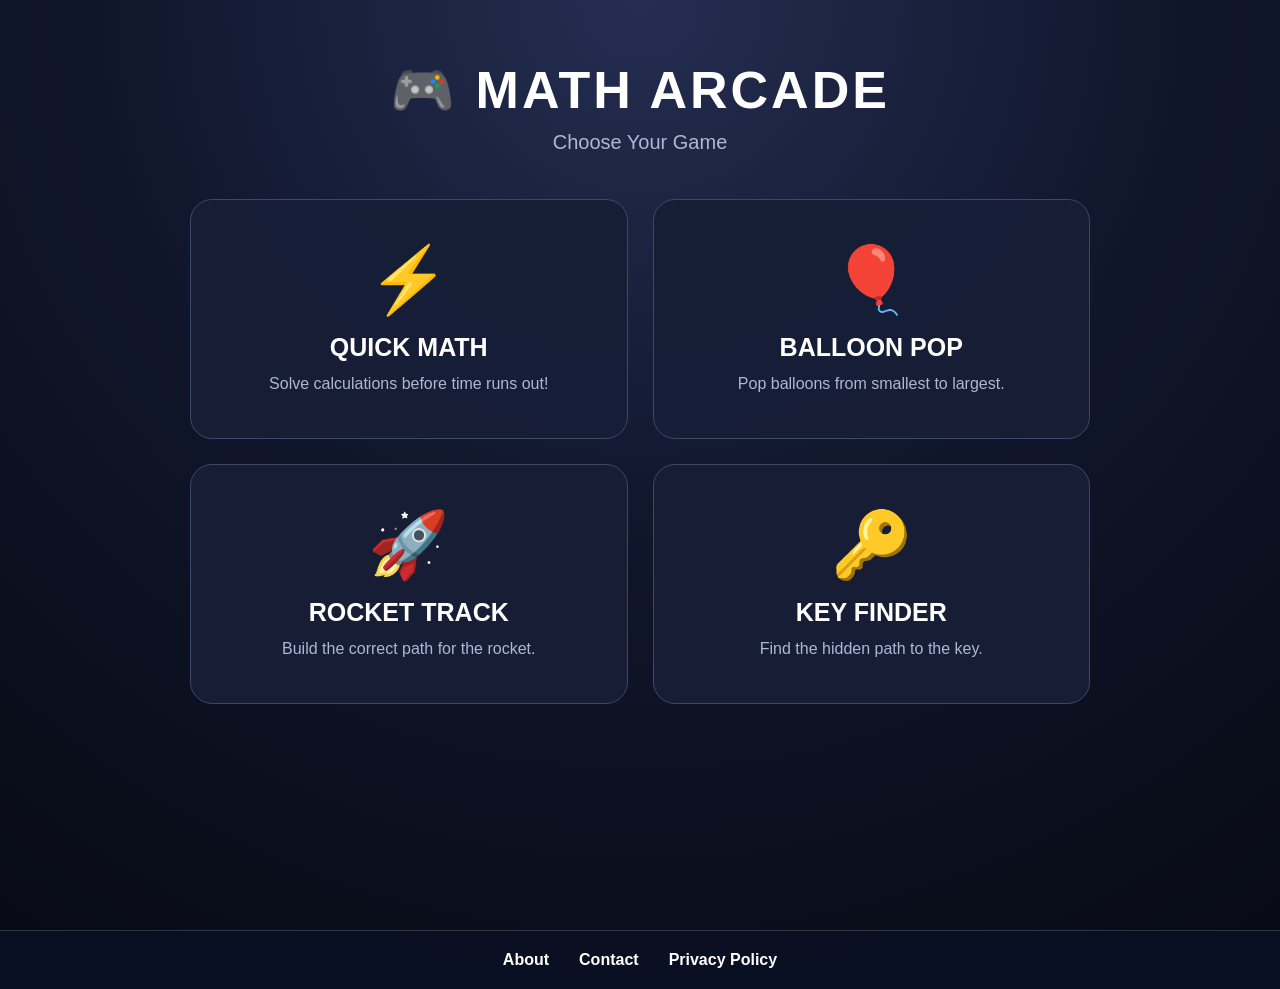
<file: index.html>
<!DOCTYPE html>
<html lang="en">

<head>

    <meta charset="UTF-8">

    <meta
        name="viewport"
        content="width=device-width, initial-scale=1.0"
    >

    <title>Math Arcade</title>

    <link
        rel="stylesheet"
        href="style.css"
    >

</head>


<body>


    <!-- =================================================
         MAIN MENU
    ================================================= -->

    <div
        id="menuScreen"
        class="screen"
    >

        <h1>🎮 MATH ARCADE</h1>

        <p class="subtitle">
            Choose Your Game
        </p>


        <div class="game-grid">


            <!-- QUICK MATH -->

            <div
                class="game-card"
                onclick="startGame('quick')"
            >

                <div class="game-icon">
                    ⚡
                </div>

                <h2>
                    QUICK MATH
                </h2>

                <p>
                    Solve calculations before time runs out!
                </p>

            </div>


            <!-- BALLOON -->

            <div
                class="game-card"
                onclick="startGame('balloon')"
            >

                <div class="game-icon">
                    🎈
                </div>

                <h2>
                    BALLOON POP
                </h2>

                <p>
                    Pop balloons from smallest to largest.
                </p>

            </div>


            <!-- ROCKET -->

            <div
                class="game-card"
                onclick="startGame('rocket')"
            >

                <div class="game-icon">
                    🚀
                </div>

                <h2>
                    ROCKET TRACK
                </h2>

                <p>
                    Build the correct path for the rocket.
                </p>

            </div>


            <!-- KEY FINDER -->

            <div
                class="game-card"
                onclick="startGame('key')"
            >

                <div class="game-icon">
                    🔑
                </div>

                <h2>
                    KEY FINDER
                </h2>

                <p>
                    Find the hidden path to the key.
                </p>

            </div>


        </div>

    </div>



    <!-- =================================================
         QUICK MATH
    ================================================= -->

    <div
        id="quickScreen"
        class="screen game-screen hidden"
    >

        <div class="top-bar">

            <span id="quickScore">
                SCORE: 0
            </span>

            <span id="quickTimer">
                TIME: 10
            </span>

        </div>


        <h1>
            ⚡ QUICK MATH
        </h1>


        <div
            id="question"
            class="question"
        >
            5 × 5 = ?
        </div>


        <div
            id="answers"
            class="answer-grid"
        ></div>


        <div id="quickMessage"></div>


        <button
            class="menu-btn"
            onclick="showMenu()"
        >
            🏠 MAIN MENU
        </button>

    </div>



    <!-- =================================================
         BALLOON POP
    ================================================= -->

    <div
        id="balloonScreen"
        class="screen game-screen hidden"
    >

        <div class="top-bar">

            <span id="balloonScore">
                SCORE: 0
            </span>

            <span id="balloonLevel">
                LEVEL: 1
            </span>

            <span id="balloonTimer">
                TIME: 10
            </span>

        </div>


        <h1>
            🎈 BALLOON POP
        </h1>


        <p class="instruction">
            POP THE BALLOONS FROM SMALLEST → LARGEST
        </p>


        <div id="balloonArea"></div>


        <div id="balloonMessage"></div>


        <button
            class="menu-btn"
            onclick="showMenu()"
        >
            🏠 MAIN MENU
        </button>

    </div>



    <!-- =================================================
         ROCKET TRACK
    ================================================= -->

    <div
        id="rocketScreen"
        class="screen game-screen hidden"
    >

        <div class="top-bar">

            <span id="rocketScore">
                SCORE: 0
            </span>

            <span id="rocketLevel">
                LEVEL: 1
            </span>

            <span id="rocketTimer">
                TIME: 120
            </span>

        </div>


        <h1>
            🚀 ROCKET TRACK
        </h1>


        <p class="instruction">
            ROTATE THE TRACK PIECES AND BUILD A PATH
            FROM START → END
        </p>


        <div id="rocketArea">

            <div id="rocketGrid"></div>

        </div>


        <div id="rocketMessage"></div>


        <button
            id="rocketStartButton"
            class="start-btn"
            onclick="startRocket()"
        >
            🚀 START ROCKET
        </button>


        <button
            class="menu-btn"
            onclick="showMenu()"
        >
            🏠 MAIN MENU
        </button>

    </div>



    <!-- =================================================
         GAME OVER
    ================================================= -->

    <div
        id="gameOverScreen"
        class="overlay hidden"
    >

        <div class="game-over-box">

            <h1>
                💀 GAME OVER
            </h1>


            <p id="gameOverReason"></p>


            <p id="gameOverScore"></p>


            <button
                id="playAgainButton"
                class="start-btn"
                onclick="restartCurrentGame()"
            >
                🔄 PLAY AGAIN
            </button>


            <button
                class="menu-btn"
                onclick="showMenu()"
            >
                🏠 MAIN MENU
            </button>

        </div>

    </div>

    <footer>
        <a href="about.html">About</a>
        <a href="contact.html">Contact</a>
        <a href="privacy.html">Privacy Policy</a>
    </footer>

    <script src="script.js"></script>

</body>

</html>
</file>
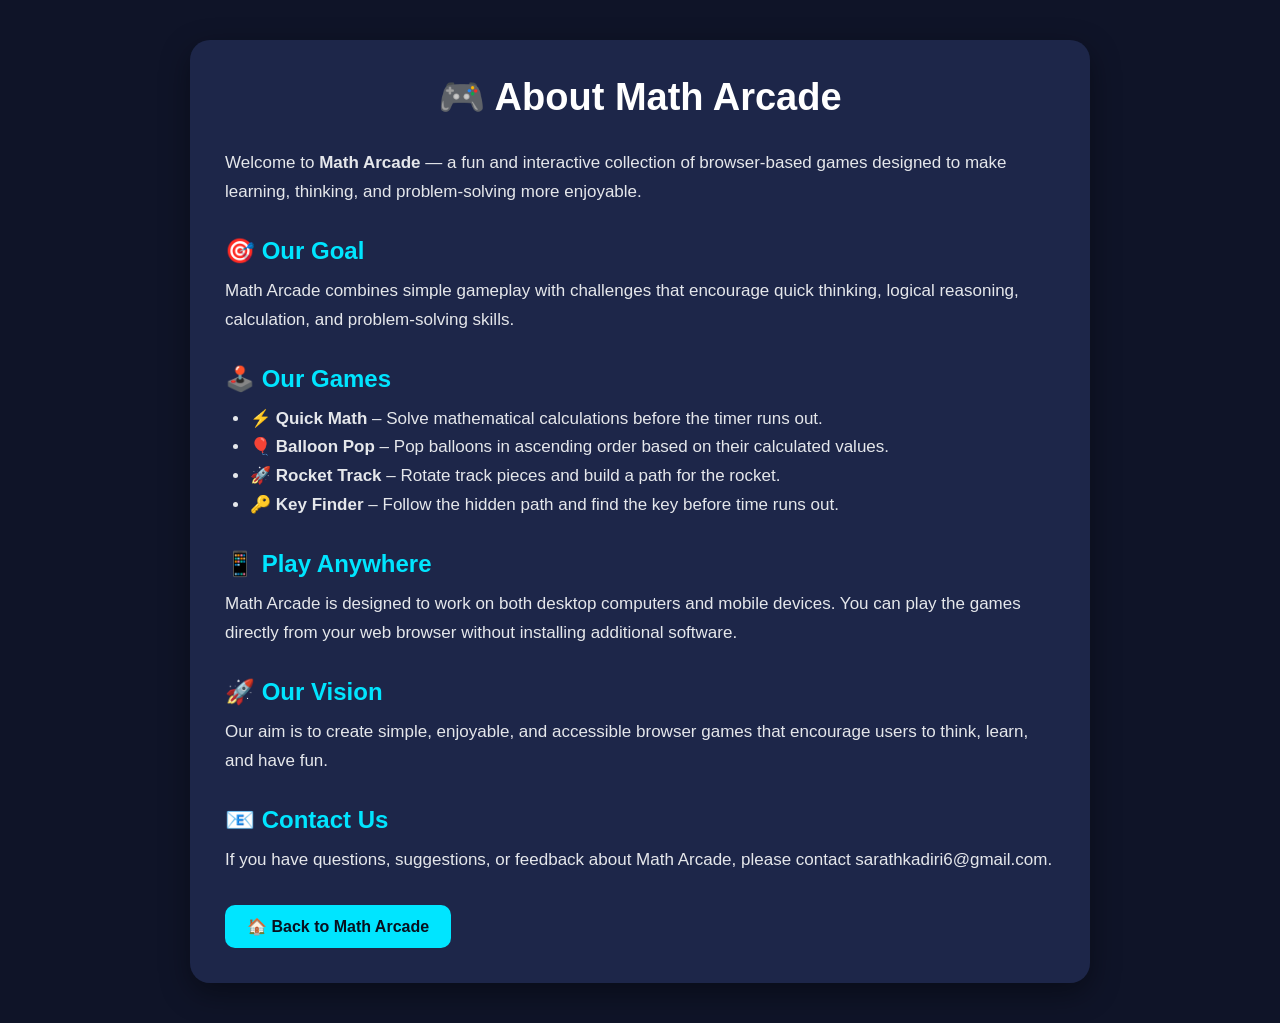
<file: about.html>
<!DOCTYPE html>
<html lang="en">

<head>
    <meta charset="UTF-8">
    <meta name="viewport" content="width=device-width, initial-scale=1.0">

    <title>About Math Arcade</title>

    <link rel="stylesheet" href="style.css">
</head>

<body>

    <div class="info-page">

        <div class="info-container">

            <h1>🎮 About Math Arcade</h1>

            <p>
                Welcome to <strong>Math Arcade</strong> — a fun and interactive
                collection of browser-based games designed to make learning,
                thinking, and problem-solving more enjoyable.
            </p>

            <h2>🎯 Our Goal</h2>

            <p>
                Math Arcade combines simple gameplay with challenges that
                encourage quick thinking, logical reasoning, calculation,
                and problem-solving skills.
            </p>

            <h2>🕹️ Our Games</h2>

            <ul>
                <li>
                    <strong>⚡ Quick Math</strong> – Solve mathematical
                    calculations before the timer runs out.
                </li>

                <li>
                    <strong>🎈 Balloon Pop</strong> – Pop balloons in
                    ascending order based on their calculated values.
                </li>

                <li>
                    <strong>🚀 Rocket Track</strong> – Rotate track pieces
                    and build a path for the rocket.
                </li>

                <li>
                    <strong>🔑 Key Finder</strong> – Follow the hidden path
                    and find the key before time runs out.
                </li>
            </ul>

            <h2>📱 Play Anywhere</h2>

            <p>
                Math Arcade is designed to work on both desktop computers
                and mobile devices. You can play the games directly from
                your web browser without installing additional software.
            </p>

            <h2>🚀 Our Vision</h2>

            <p>
                Our aim is to create simple, enjoyable, and accessible
                browser games that encourage users to think, learn, and
                have fun.
            </p>

            <h2>📧 Contact Us</h2>

            <p>
                If you have questions, suggestions, or feedback about
                Math Arcade, please contact sarathkadiri6@gmail.com.
            </p>

            <a href="index.html" class="back-home">
                🏠 Back to Math Arcade
            </a>

        </div>

    </div>

</body>

</html>
</file>
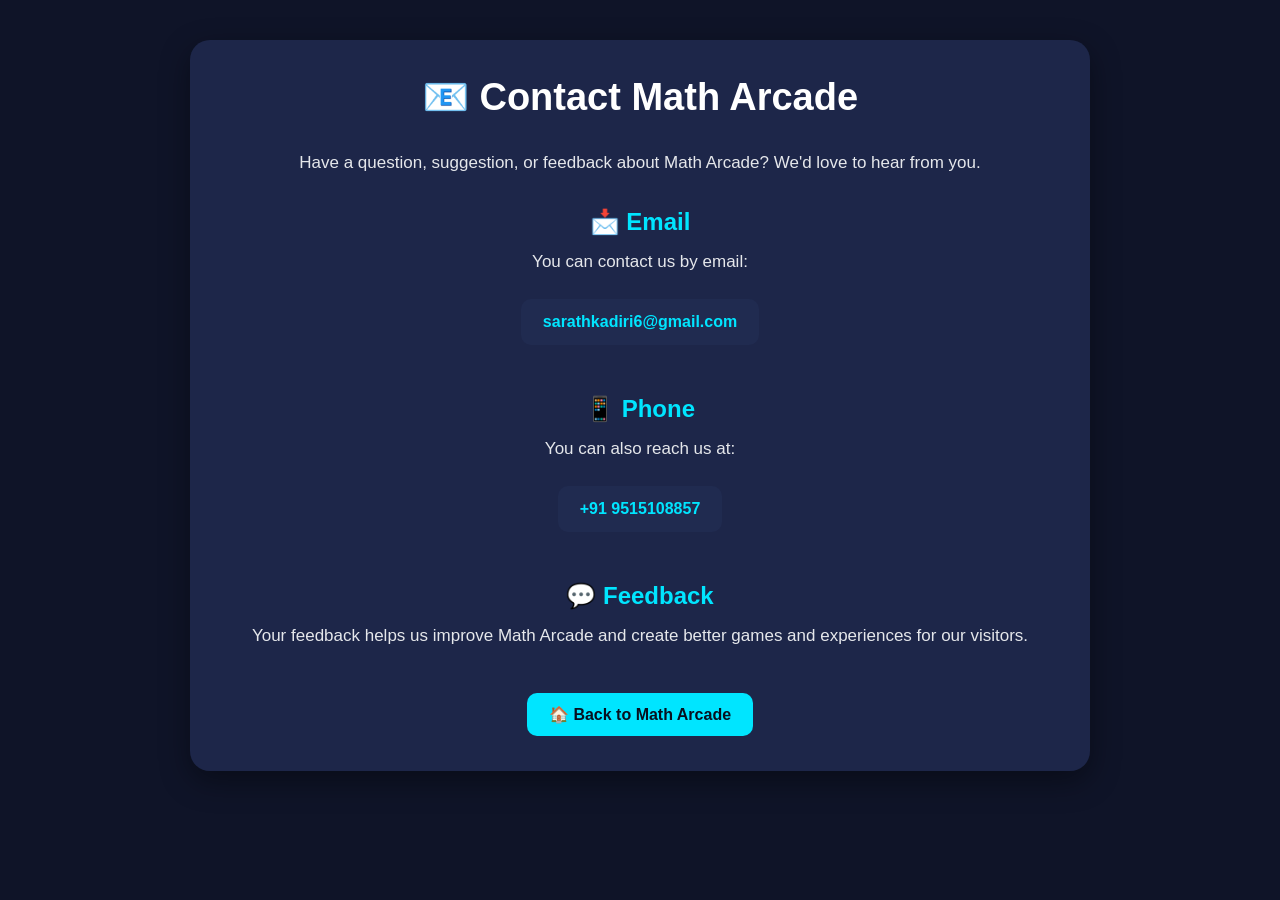
<file: contact.html>
<!DOCTYPE html>
<html lang="en">

<head>
    <meta charset="UTF-8">
    <meta name="viewport" content="width=device-width, initial-scale=1.0">

    <title>Contact - Math Arcade</title>

    <link rel="stylesheet" href="style.css">
</head>

<body>

    <div class="info-page">

        <div class="info-container contact-box">

            <h1>📧 Contact Math Arcade</h1>

            <p>
                Have a question, suggestion, or feedback about Math Arcade?
                We'd love to hear from you.
            </p>

            <h2>📩 Email</h2>

            <p>
                You can contact us by email:
            </p>

            <a href="mailto:sarathkadiri6@gmail.com" class="contact-email">
                sarathkadiri6@gmail.com
            </a>

            <h2>📱 Phone</h2>

            <p>
                You can also reach us at:
            </p>

            <a href="tel:+919515108857" class="contact-email">
                +91 9515108857
            </a>

            <h2>💬 Feedback</h2>

            <p>
                Your feedback helps us improve Math Arcade and create
                better games and experiences for our visitors.
            </p>

            <a href="index.html" class="back-home">
                🏠 Back to Math Arcade
            </a>

        </div>

    </div>

</body>

</html>
</file>
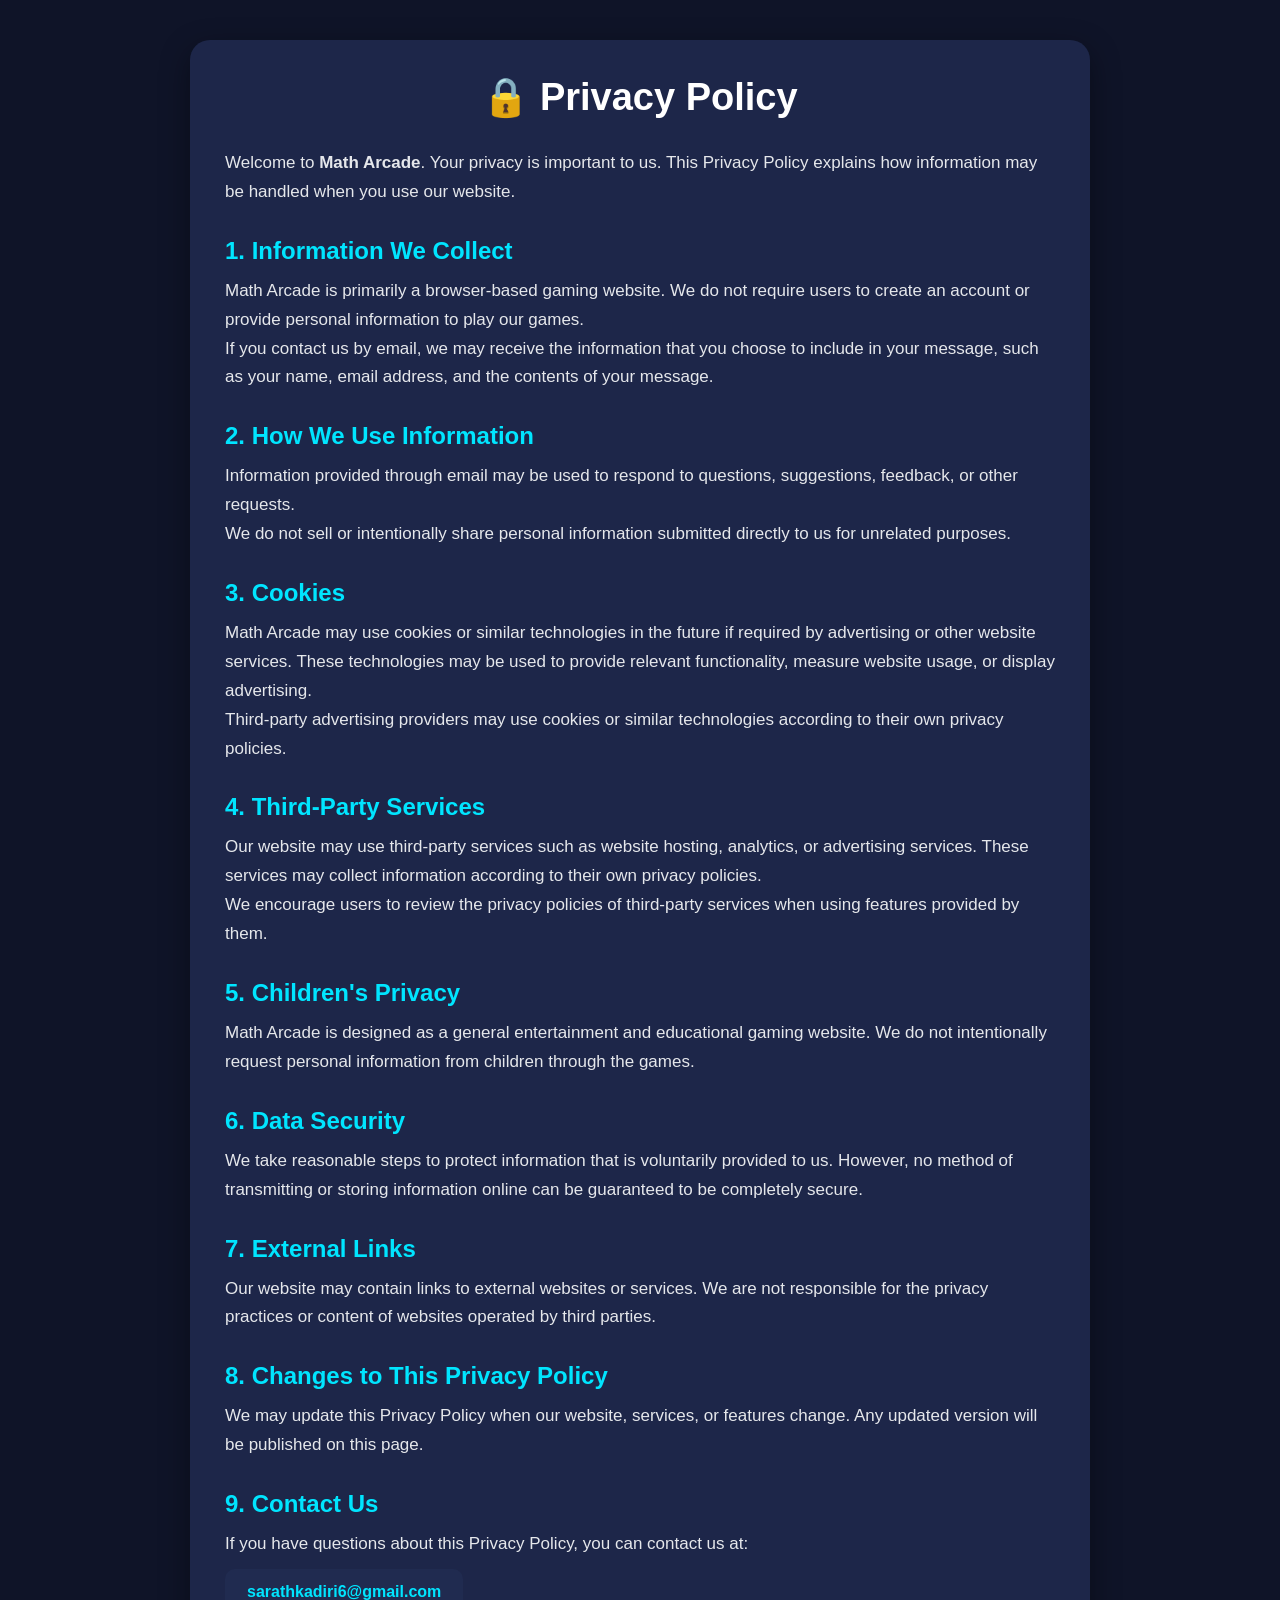
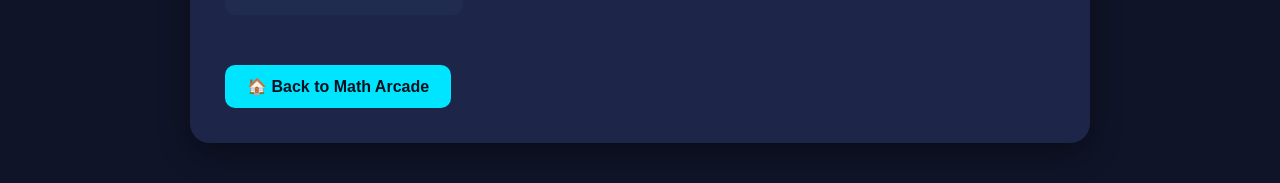
<file: privacy.html>
<!DOCTYPE html>
<html lang="en">

<head>
    <meta charset="UTF-8">
    <meta name="viewport" content="width=device-width, initial-scale=1.0">

    <title>Privacy Policy - Math Arcade</title>

    <link rel="stylesheet" href="style.css">
</head>

<body>

    <div class="info-page">

        <div class="info-container">

            <h1>🔒 Privacy Policy</h1>

            <p>
                Welcome to <strong>Math Arcade</strong>. Your privacy is
                important to us. This Privacy Policy explains how information
                may be handled when you use our website.
            </p>

            <h2>1. Information We Collect</h2>

            <p>
                Math Arcade is primarily a browser-based gaming website.
                We do not require users to create an account or provide
                personal information to play our games.
            </p>

            <p>
                If you contact us by email, we may receive the information
                that you choose to include in your message, such as your
                name, email address, and the contents of your message.
            </p>

            <h2>2. How We Use Information</h2>

            <p>
                Information provided through email may be used to respond
                to questions, suggestions, feedback, or other requests.
            </p>

            <p>
                We do not sell or intentionally share personal information
                submitted directly to us for unrelated purposes.
            </p>

            <h2>3. Cookies</h2>

            <p>
                Math Arcade may use cookies or similar technologies in the
                future if required by advertising or other website services.
                These technologies may be used to provide relevant
                functionality, measure website usage, or display advertising.
            </p>

            <p>
                Third-party advertising providers may use cookies or similar
                technologies according to their own privacy policies.
            </p>

            <h2>4. Third-Party Services</h2>

            <p>
                Our website may use third-party services such as website
                hosting, analytics, or advertising services. These services
                may collect information according to their own privacy
                policies.
            </p>

            <p>
                We encourage users to review the privacy policies of
                third-party services when using features provided by them.
            </p>

            <h2>5. Children's Privacy</h2>

            <p>
                Math Arcade is designed as a general entertainment and
                educational gaming website. We do not intentionally request
                personal information from children through the games.
            </p>

            <h2>6. Data Security</h2>

            <p>
                We take reasonable steps to protect information that is
                voluntarily provided to us. However, no method of transmitting
                or storing information online can be guaranteed to be
                completely secure.
            </p>

            <h2>7. External Links</h2>

            <p>
                Our website may contain links to external websites or
                services. We are not responsible for the privacy practices
                or content of websites operated by third parties.
            </p>

            <h2>8. Changes to This Privacy Policy</h2>

            <p>
                We may update this Privacy Policy when our website,
                services, or features change. Any updated version will be
                published on this page.
            </p>

            <h2>9. Contact Us</h2>

            <p>
                If you have questions about this Privacy Policy, you can
                contact us at:
            </p>

            <a href="mailto:sarathkadiri6@gmail.com" class="contact-email">
                sarathkadiri6@gmail.com
            </a>

            <br>

            <a href="index.html" class="back-home">
                🏠 Back to Math Arcade
            </a>

        </div>

    </div>

</body>

</html>
</file>
<file: style.css>
/* =====================================================
   RESET
===================================================== */

* {

    margin: 0;

    padding: 0;

    box-sizing: border-box;

}


/* =====================================================
   BODY
===================================================== */

body {

    min-height: 100vh;

    font-family:
        Arial,
        Helvetica,
        sans-serif;

    background:
        radial-gradient(
            circle at top,
            #252e52 0%,
            #10162b 45%,
            #070a13 100%
        );

    color: white;

}


/* =====================================================
   HIDDEN
===================================================== */

.hidden {

    display: none !important;

}


/* =====================================================
   SCREEN
===================================================== */

.screen {

    min-height: 100vh;

}


/* =====================================================
   MAIN MENU
===================================================== */

#menuScreen {

    min-height: 100vh;

    display: flex;

    flex-direction: column;

    align-items: center;

    padding: 60px 20px;

}


#menuScreen h1 {

    font-size: 52px;

    letter-spacing: 3px;

    text-align: center;

    margin-bottom: 10px;

}


.subtitle {

    color: #aeb8d2;

    font-size: 20px;

    margin-bottom: 45px;

}


/* =====================================================
   GAME GRID
===================================================== */

.game-grid {

    width: 900px;

    max-width: 95%;

    display: grid;

    grid-template-columns:
        1fr 1fr;

    gap: 25px;

}


/* =====================================================
   GAME CARD
===================================================== */

.game-card {

    min-height: 240px;

    background:
        rgba(23, 30, 54, 0.95);

    border:
        1px solid #3c476a;

    border-radius: 22px;

    display: flex;

    flex-direction: column;

    justify-content: center;

    align-items: center;

    text-align: center;

    padding: 30px;

    cursor: pointer;

    transition:
        transform 0.25s,
        box-shadow 0.25s,
        border-color 0.25s;

}


.game-card:hover {

    transform:
        translateY(-8px);

    border-color:
        #7180ff;

    box-shadow:
        0 20px 45px
        rgba(0, 0, 0, 0.5);

}


.game-icon {

    font-size: 65px;

    margin-bottom: 15px;

}


.game-card h2 {

    font-size: 25px;

    margin-bottom: 10px;

}


.game-card p {

    color:
        #aeb8d2;

    font-size: 16px;

    line-height: 1.5;

}


/* =====================================================
   GAME SCREEN
===================================================== */

.game-screen {

    min-height: 100vh;

    text-align: center;

    padding: 30px 20px;

}


.game-screen h1 {

    font-size: 42px;

    margin:
        35px 0 20px;

}


/* =====================================================
   TOP BAR
===================================================== */

.top-bar {

    width: 900px;

    max-width: 95%;

    margin: auto;

    padding:
        18px 25px;

    background:
        #151c31;

    border:
        1px solid #303b5e;

    border-radius: 15px;

    display: flex;

    justify-content:
        space-between;

    align-items: center;

    font-size: 18px;

    font-weight: bold;

}


/* =====================================================
   QUICK MATH
===================================================== */

.question {

    width: 700px;

    max-width: 90%;

    margin:
        35px auto;

    padding: 35px;

    background:
        #151c31;

    border:
        1px solid #303b5e;

    border-radius: 20px;

    font-size: 44px;

    font-weight: bold;

    box-shadow:
        0 15px 35px
        rgba(0, 0, 0, 0.3);

}


.answer-grid {

    width: 600px;

    max-width: 90%;

    margin: auto;

    display: grid;

    grid-template-columns:
        1fr 1fr;

    gap: 18px;

}


.answer-btn {

    padding: 22px;

    background:
        #252f50;

    color: white;

    border:
        1px solid #3b4770;

    border-radius: 15px;

    font-size: 25px;

    font-weight: bold;

    cursor: pointer;

    transition: 0.2s;

}


.answer-btn:hover {

    background:
        #3d4b78;

    transform:
        scale(1.03);

}


#quickMessage {

    height: 45px;

    margin: 20px;

    font-size: 26px;

    font-weight: bold;

}


/* =====================================================
   BUTTONS
===================================================== */

.menu-btn,
.start-btn {

    padding:
        14px 26px;

    margin: 8px;

    border: none;

    border-radius: 12px;

    color: white;

    font-size: 16px;

    font-weight: bold;

    cursor: pointer;

    transition: 0.2s;

}


.menu-btn {

    background:
        #303a5a;

}


.start-btn {

    background:
        #4859d6;

}


.menu-btn:hover,
.start-btn:hover {

    transform:
        scale(1.05);

}


/* =====================================================
   GAME OVER
===================================================== */

.overlay {

    position: fixed;

    top: 0;

    left: 0;

    right: 0;

    bottom: 0;

    background:
        rgba(0, 0, 0, 0.85);

    display: flex;

    justify-content: center;

    align-items: center;

    z-index: 999;

}


.game-over-box {

    width: 420px;

    max-width: 90%;

    padding: 45px;

    background:
        #151c31;

    border:
        1px solid #3c476a;

    border-radius: 25px;

    text-align: center;

    box-shadow:
        0 25px 60px
        rgba(0, 0, 0, 0.6);

}


.game-over-box h1 {

    color:
        #ff5c6c;

    font-size: 38px;

    margin-bottom: 20px;

}


.game-over-box p {

    font-size: 20px;

    margin: 12px;

}


/* =====================================================
   BALLOON POP
===================================================== */

.instruction {

    color:
        #aeb8d2;

    font-size: 18px;

    margin-bottom: 10px;

}


#balloonArea {

    position: relative;

    width: 750px;

    max-width: 95%;

    height: 480px;

    margin:
        25px auto;

    background:
        #11182b;

    border:
        1px solid #303b5e;

    border-radius: 25px;

    overflow: hidden;

    box-shadow:
        0 15px 40px
        rgba(0, 0, 0, 0.4);

}


.balloon {

    position: absolute;

    width: 140px;

    height: 165px;

    border-radius: 50%;

    background:
        radial-gradient(
            circle at 35% 25%,
            white 0%,
            #8c98ff 8%,
            #4c5cff 40%,
            #202a9c 100%
        );

    display: flex;

    justify-content: center;

    align-items: center;

    color: white;

    font-size: 25px;

    font-weight: bold;

    cursor: pointer;

    user-select: none;

    text-align: center;

    padding: 10px;

    box-shadow:
        0 10px 25px
        rgba(0, 0, 0, 0.5);

    transition:
        transform 0.2s;

    z-index: 2;

}


.balloon:hover {

    transform:
        scale(1.08);

}


.balloon::before {

    content: "";

    position: absolute;

    bottom: -10px;

    left: 50%;

    transform:
        translateX(-50%);

    width: 0;

    height: 0;

    border-left:
        8px solid transparent;

    border-right:
        8px solid transparent;

    border-top:
        15px solid #303fc4;

}


.balloon::after {

    content: "";

    position: absolute;

    bottom: -75px;

    left: 50%;

    width: 2px;

    height: 70px;

    background:
        white;

}


#balloonMessage {

    height: 40px;

    font-size: 25px;

    font-weight: bold;

    margin: 5px;

}


@keyframes popBalloon {

    0% {

        transform:
            scale(1);

    }

    50% {

        transform:
            scale(1.3);

    }

    100% {

        transform:
            scale(0);

        opacity: 0;

    }

}


.balloon.pop {

    animation:
        popBalloon 0.25s forwards;

}


/* =====================================================
   ROCKET TRACK
===================================================== */

#rocketArea {

    width: 650px;

    max-width: 95%;

    margin:
        25px auto;

    padding: 25px;

    background:
        #11182b;

    border:
        1px solid #303b5e;

    border-radius: 25px;

    box-shadow:
        0 15px 40px
        rgba(0, 0, 0, 0.4);

}


#rocketGrid {

    display: grid;

    grid-template-columns:
        repeat(5, 1fr);

    width: 100%;

    max-width: 500px;

    margin: auto;

}


.rocket-cell {

    aspect-ratio: 1 / 1;

    background:
        #1b2440;

    border:
        1px solid #3c496d;

    display: flex;

    justify-content: center;

    align-items: center;

    cursor: pointer;

    position: relative;

    transition:
        background 0.2s;

}


.rocket-cell:hover {

    background:
        #273354;

}


.rocket-track {

    width: 75%;

    height: 75%;

    position: relative;

}


/* =====================================================
   TRACK PIECES
===================================================== */

.track-horizontal::before {

    content: "";

    position: absolute;

    left: 0;

    right: 0;

    top: 50%;

    height: 18px;

    transform:
        translateY(-50%);

    background:
        #8894a7;

    border-radius:
        5px;

}


.track-vertical::before {

    content: "";

    position: absolute;

    top: 0;

    bottom: 0;

    left: 50%;

    width: 18px;

    transform:
        translateX(-50%);

    background:
        #8894a7;

    border-radius:
        5px;

}


.track-corner::before {

    content: "";

    position: absolute;

    width: 55%;

    height: 55%;

    right: 0;

    bottom: 0;

    border:
        18px solid #8894a7;

    border-left:
        none;

    border-top:
        none;

    border-radius:
        0 0 25px 0;

}


.track-straight {

    transform:
        rotate(0deg);

}


.track-corner {

    transform:
        rotate(0deg);

}


.rocket-start {

    font-size:
        28px;

    z-index: 5;

}


.rocket-end {

    font-size:
        28px;

    z-index: 5;

}


#rocketMessage {

    min-height: 35px;

    font-size: 20px;

    font-weight: bold;

    margin:
        10px;

}


/* =====================================================
   ROCKET ANIMATION
===================================================== */

.rocket-moving {

    animation:
        rocketMove 0.7s linear forwards;

}


@keyframes rocketMove {

    from {

        transform:
            scale(1);

    }

    to {

        transform:
            scale(1.15);

    }

}


/* =====================================================
   MOBILE
===================================================== */

@media (max-width: 700px) {


    #menuScreen {

        padding:
            35px 15px;

    }


    #menuScreen h1 {

        font-size:
            36px;

        letter-spacing:
            2px;

    }


    .subtitle {

        font-size:
            17px;

        margin-bottom:
            30px;

    }


    .game-grid {

        width:
            100%;

        grid-template-columns:
            1fr;

        gap:
            16px;

    }


    .game-card {

        min-height:
            175px;

        padding:
            20px;

    }


    .game-icon {

        font-size:
            50px;

    }


    .game-card h2 {

        font-size:
            21px;

    }


    .game-card p {

        font-size:
            14px;

    }


    .game-screen {

        padding:
            18px 10px;

    }


    .game-screen h1 {

        font-size:
            30px;

        margin:
            25px 0 15px;

    }


    .top-bar {

        width:
            100%;

        padding:
            13px 8px;

        font-size:
            12px;

    }


    /* QUICK MATH */

    .question {

        width:
            100%;

        margin:
            25px auto;

        padding:
            25px 15px;

        font-size:
            34px;

    }


    .answer-grid {

        width:
            100%;

        grid-template-columns:
            1fr;

        gap:
            12px;

    }


    .answer-btn {

        padding:
            17px;

        font-size:
            22px;

    }


    /* BALLOON */

    .instruction {

        font-size:
            13px;

        padding:
            0 10px;

        line-height:
            1.5;

    }


    #balloonArea {

        width:
            100%;

        max-width:
            500px;

        height:
            500px;

    }


    .balloon {

        width:
            105px;

        height:
            125px;

        font-size:
            19px;

    }


    .balloon:nth-child(1) {

        left:
            6% !important;

        top:
            220px !important;

    }


    .balloon:nth-child(2) {

        left:
            50% !important;

        top:
            45px !important;

        transform:
            translateX(-50%);

    }


    .balloon:nth-child(3) {

        left:
            auto !important;

        right:
            6% !important;

        top:
            220px !important;

    }


    /* ROCKET */

    #rocketArea {

        width:
            100%;

        padding:
            12px;

    }


    #rocketGrid {

        width:
            100%;

    }


    .rocket-cell {

        min-width:
            0;

    }


    .rocket-track {

        width:
            85%;

        height:
            85%;

    }


    #rocketMessage {

        font-size:
            16px;

    }


    .game-over-box {

        width:
            90%;

        padding:
            30px 20px;

    }


    .game-over-box h1 {

        font-size:
            30px;

    }


    .game-over-box p {

        font-size:
            17px;

    }


}


/* =====================================================
   SMALL PHONES
===================================================== */

@media (max-width: 380px) {


    #menuScreen h1 {

        font-size:
            30px;

    }


    .game-card {

        min-height:
            155px;

    }


    .game-icon {

        font-size:
            42px;

    }


    .game-card h2 {

        font-size:
            18px;

    }


    .top-bar {

        font-size:
            11px;

        padding:
            11px 5px;

    }


    .balloon {

        width:
            90px;

        height:
            110px;

        font-size:
            17px;

    }


    .balloon:nth-child(1) {

        left:
            3% !important;

    }


    .balloon:nth-child(3) {

        right:
            3% !important;

    }

}

/* ============================= */
/* WEBSITE FOOTER */
/* ============================= */

footer {
    width: 100%;
    margin-top: 30px;
    padding: 20px 10px;
    display: flex;
    justify-content: center;
    align-items: center;
    gap: 30px;
    flex-wrap: wrap;
    background: rgba(10, 15, 35, 0.95);
    border-top: 1px solid rgba(255, 255, 255, 0.15);
}

footer a {
    color: #ffffff;
    text-decoration: none;
    font-size: 16px;
    font-weight: bold;
    transition: 0.3s;
}

footer a:hover {
    color: #00e5ff;
    text-decoration: underline;
}

/* ============================= */
/* ABOUT / CONTACT / PRIVACY PAGES */
/* ============================= */

.info-page {
    min-height: 100vh;
    padding: 40px 20px;
    background: #0f1428;
    color: white;
}

.info-container {
    max-width: 900px;
    margin: auto;
    padding: 35px;
    background: rgba(30, 40, 75, 0.95);
    border-radius: 20px;
    box-shadow: 0 10px 30px rgba(0, 0, 0, 0.4);
}

.info-container h1 {
    text-align: center;
    font-size: 38px;
    margin-bottom: 30px;
}

.info-container h2 {
    color: #00e5ff;
    margin-top: 30px;
    margin-bottom: 12px;
}

.info-container p,
.info-container li {
    font-size: 17px;
    line-height: 1.7;
    color: #e5e7eb;
}

.info-container ul {
    padding-left: 25px;
}

.back-home {
    display: inline-block;
    margin-top: 30px;
    padding: 12px 22px;
    background: #00e5ff;
    color: #08101f;
    text-decoration: none;
    font-weight: bold;
    border-radius: 10px;
    transition: 0.3s;
}

.back-home:hover {
    transform: scale(1.05);
    background: white;
}

/* ============================= */
/* CONTACT PAGE */
/* ============================= */

.contact-box {
    text-align: center;
}

.contact-email {
    display: inline-block;
    margin-top: 15px;
    padding: 14px 22px;
    background: #202b50;
    color: #00e5ff;
    text-decoration: none;
    border-radius: 10px;
    font-weight: bold;
}

.contact-email:hover {
    background: #293760;
}

/* ============================= */
/* MOBILE */
/* ============================= */

@media (max-width: 600px) {

    footer {
        gap: 15px;
        padding: 18px 8px;
    }

    footer a {
        font-size: 14px;
    }

    .info-page {
        padding: 25px 12px;
    }

    .info-container {
        padding: 22px 18px;
        border-radius: 15px;
    }

    .info-container h1 {
        font-size: 28px;
    }

    .info-container h2 {
        font-size: 21px;
    }

    .info-container p,
    .info-container li {
        font-size: 15px;
    }
}

/* ============================= */
/* CONTACT LINKS */
/* ============================= */

.contact-email {
    display: inline-block;
    margin: 10px 0 20px;
    padding: 14px 22px;
    background: #202b50;
    color: #00e5ff;
    text-decoration: none;
    border-radius: 10px;
    font-weight: bold;
    font-size: 16px;
    transition: 0.3s;
}

.contact-email:hover {
    background: #293760;
    transform: scale(1.03);
}

.contact-box p {
    margin-bottom: 12px;
}
</file>
